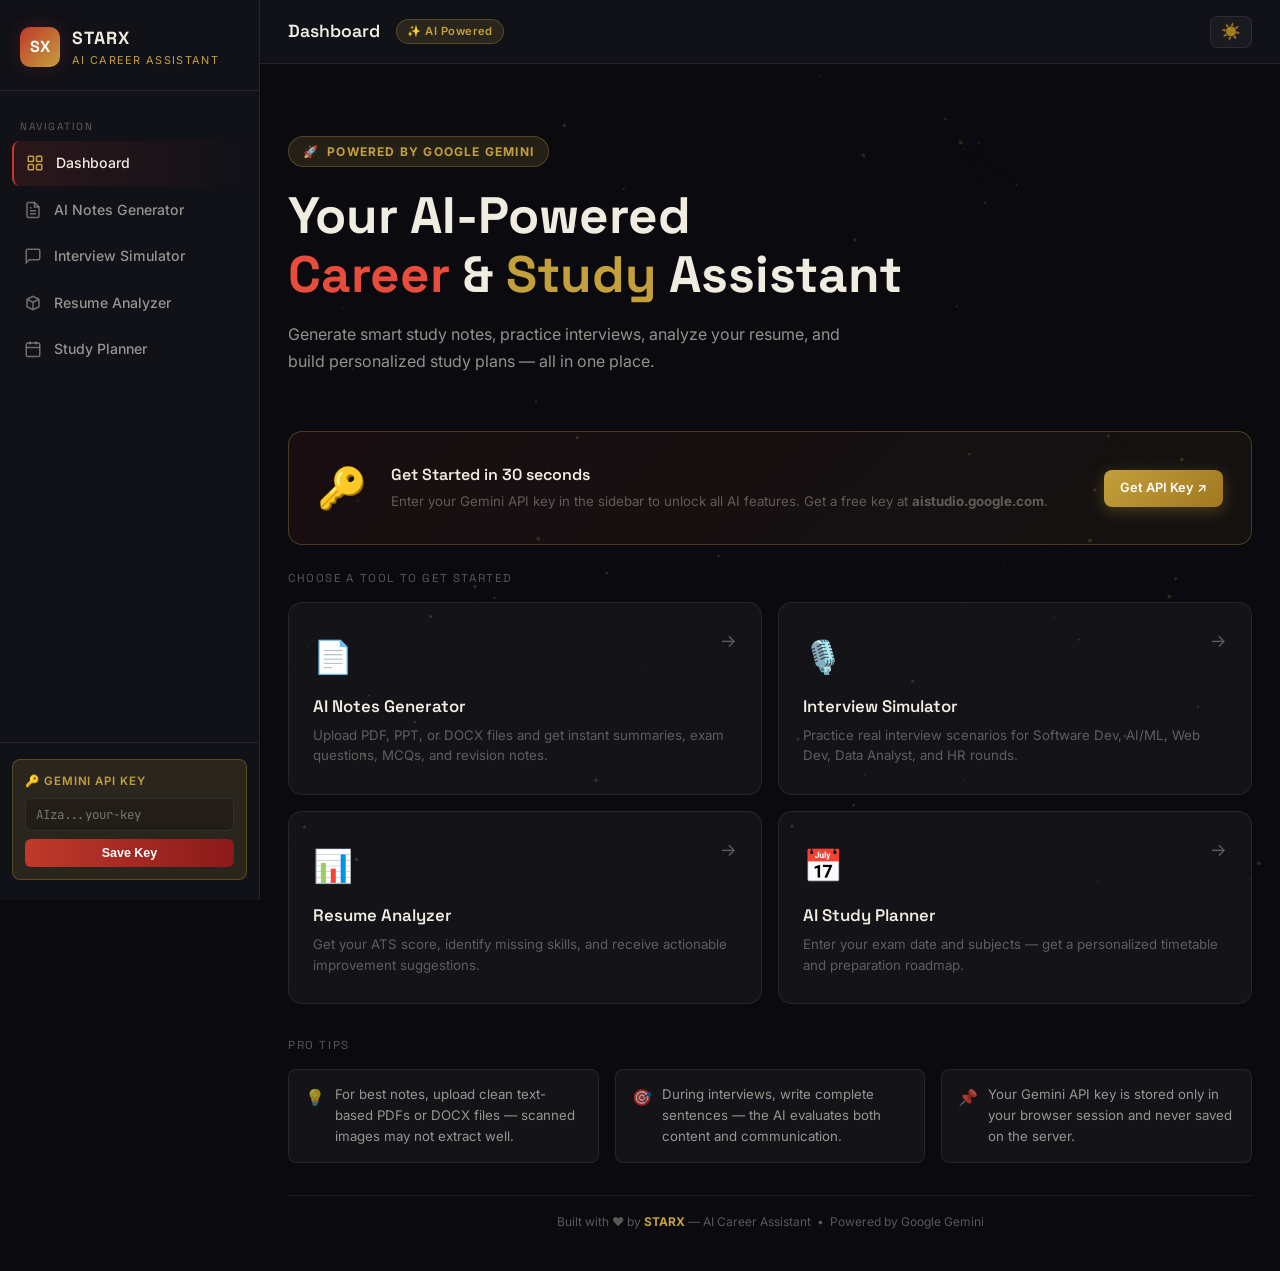
<file: templates/index.html>
<!DOCTYPE html>
<html lang="en" data-theme="dark">
<head>
  <meta charset="UTF-8"/>
  <meta name="viewport" content="width=device-width, initial-scale=1.0"/>
  <title>STARX AI Career Assistant — Dashboard</title>
  <link rel="preconnect" href="https://fonts.googleapis.com"/>
  <link href="https://fonts.googleapis.com/css2?family=Space+Grotesk:wght@400;500;600;700;800&family=Inter:wght@400;500;600&family=JetBrains+Mono:wght@400;500&display=swap" rel="stylesheet"/>
  <link rel="stylesheet" href="/static/main.css"/>
  <style>
    /* Canvas background */
    #starfield {
      position: fixed;
      top: 0; left: 0;
      width: 100%; height: 100%;
      pointer-events: none;
      z-index: 0;
      opacity: 0.35;
    }
    .page-content { position: relative; z-index: 1; }

    .hero-section { padding: 40px 0 24px; }

    .quick-stats-label {
      font-size: 0.72rem;
      letter-spacing: 0.14em;
      text-transform: uppercase;
      color: var(--text-muted);
      font-family: var(--font-display);
      margin-bottom: 14px;
    }

    .features-grid {
      display: grid;
      grid-template-columns: repeat(2, 1fr);
      gap: 16px;
      margin-bottom: 32px;
    }

    @media (max-width: 640px) {
      .features-grid { grid-template-columns: 1fr; }
    }

    .getting-started {
      background: linear-gradient(135deg, rgba(192,57,43,0.08), rgba(196,160,60,0.06));
      border: 1px solid var(--border-accent);
      border-radius: var(--radius);
      padding: 24px 28px;
      display: flex;
      align-items: center;
      gap: 24px;
      margin-bottom: 24px;
    }

    .gs-icon { font-size: 2.5rem; flex-shrink: 0; }

    .gs-body h3 { font-size: 1rem; margin-bottom: 6px; }
    .gs-body p { font-size: 0.83rem; color: var(--text-muted); }

    .gs-actions { margin-left: auto; display: flex; gap: 10px; flex-shrink: 0; }

    @media (max-width: 640px) {
      .getting-started { flex-direction: column; align-items: flex-start; }
      .gs-actions { margin-left: 0; }
    }

    .recent-section { margin-top: 8px; }

    .tip-card {
      background: var(--bg-card);
      border: 1px solid var(--border);
      border-radius: var(--radius-sm);
      padding: 14px 16px;
      font-size: 0.83rem;
      color: var(--text-secondary);
      display: flex;
      gap: 10px;
      align-items: flex-start;
    }

    .tip-icon { font-size: 1rem; flex-shrink: 0; margin-top: 1px; }
  </style>
</head>
<body>
  <canvas id="starfield"></canvas>

  <!-- Loading Overlay -->
  <div class="loading-overlay" id="loadingOverlay">
    <div class="loader-ring"></div>
    <div class="loading-text">Loading...</div>
    <div class="loading-sub">Please wait</div>
  </div>

  <!-- Sidebar Overlay (mobile) -->
  <div class="overlay-bg" id="sidebarOverlay"></div>

  <div class="app-layout">
    <!-- Sidebar -->
    <aside class="sidebar" id="sidebar">
      <div class="sidebar-header">
        <div class="brand">
          <div class="brand-logo">SX</div>
          <div class="brand-text">
            <div class="brand-name">STARX</div>
            <div class="brand-sub">AI Career Assistant</div>
          </div>
        </div>
      </div>

      <nav class="sidebar-nav">
        <div class="nav-section-label">Navigation</div>
        <a class="nav-item active" href="/">
          <svg class="nav-icon" viewBox="0 0 24 24" fill="none" stroke="currentColor" stroke-width="2"><rect x="3" y="3" width="7" height="7" rx="1"/><rect x="14" y="3" width="7" height="7" rx="1"/><rect x="3" y="14" width="7" height="7" rx="1"/><rect x="14" y="14" width="7" height="7" rx="1"/></svg>
          Dashboard
        </a>
        <a class="nav-item" href="/notes">
          <svg class="nav-icon" viewBox="0 0 24 24" fill="none" stroke="currentColor" stroke-width="2"><path d="M14 2H6a2 2 0 0 0-2 2v16a2 2 0 0 0 2 2h12a2 2 0 0 0 2-2V8z"/><polyline points="14 2 14 8 20 8"/><line x1="16" y1="13" x2="8" y2="13"/><line x1="16" y1="17" x2="8" y2="17"/><line x1="10" y1="9" x2="8" y2="9"/></svg>
          AI Notes Generator
        </a>
        <a class="nav-item" href="/interview">
          <svg class="nav-icon" viewBox="0 0 24 24" fill="none" stroke="currentColor" stroke-width="2"><path d="M21 15a2 2 0 0 1-2 2H7l-4 4V5a2 2 0 0 1 2-2h14a2 2 0 0 1 2 2z"/></svg>
          Interview Simulator
        </a>
        <a class="nav-item" href="/resume">
          <svg class="nav-icon" viewBox="0 0 24 24" fill="none" stroke="currentColor" stroke-width="2"><path d="M20 7l-8-4-8 4m16 0l-8 4m8-4v10l-8 4m0-10L4 7m8 4v10M4 7v10l8 4"/></svg>
          Resume Analyzer
        </a>
        <a class="nav-item" href="/planner">
          <svg class="nav-icon" viewBox="0 0 24 24" fill="none" stroke="currentColor" stroke-width="2"><rect x="3" y="4" width="18" height="18" rx="2"/><line x1="16" y1="2" x2="16" y2="6"/><line x1="8" y1="2" x2="8" y2="6"/><line x1="3" y1="10" x2="21" y2="10"/></svg>
          Study Planner
        </a>
      </nav>

      <div class="sidebar-footer">
        <div class="api-key-widget">
          <span class="widget-label">🔑 Gemini API Key</span>
          <input class="api-key-input" type="password" placeholder="AIza...your-key"/>
          <button class="btn-save-key">Save Key</button>
        </div>
      </div>
    </aside>

    <!-- Main Content -->
    <div class="main-content">
      <!-- Topbar -->
      <header class="topbar">
        <div class="topbar-left">
          <button class="hamburger" id="hamburger">☰</button>
          <span class="page-title">Dashboard</span>
          <span class="topbar-badge">✨ AI Powered</span>
        </div>
        <div class="topbar-right">
          <button class="theme-toggle" title="Toggle theme">☀️</button>
        </div>
      </header>

      <!-- Page Body -->
      <div class="page-content">

        <!-- Hero -->
        <div class="hero-section">
          <div class="hero-eyebrow">
            <span>🚀</span> Powered by Google Gemini
          </div>
          <h1 class="hero-title">
            Your AI-Powered<br>
            <span class="accent-red">Career</span> &amp; <span class="accent-gold">Study</span> Assistant
          </h1>
          <p class="hero-subtitle">
            Generate smart study notes, practice interviews, analyze your resume, and build personalized study plans — all in one place.
          </p>
        </div>

        <!-- Getting Started -->
        <div class="getting-started">
          <div class="gs-icon">🔑</div>
          <div class="gs-body">
            <h3>Get Started in 30 seconds</h3>
            <p>Enter your Gemini API key in the sidebar to unlock all AI features. Get a free key at <strong>aistudio.google.com</strong>.</p>
          </div>
          <div class="gs-actions">
            <a href="https://aistudio.google.com/app/apikey" target="_blank" class="btn btn-gold" style="font-size:0.8rem;padding:8px 16px;">Get API Key ↗</a>
          </div>
        </div>

        <!-- Feature Cards -->
        <div class="quick-stats-label">Choose a tool to get started</div>
        <div class="features-grid mb-8">

          <a class="feature-card" href="/notes">
            <span class="feature-card-icon">📄</span>
            <div class="feature-card-arrow">→</div>
            <h3>AI Notes Generator</h3>
            <p>Upload PDF, PPT, or DOCX files and get instant summaries, exam questions, MCQs, and revision notes.</p>
          </a>

          <a class="feature-card" href="/interview">
            <span class="feature-card-icon">🎙️</span>
            <div class="feature-card-arrow">→</div>
            <h3>Interview Simulator</h3>
            <p>Practice real interview scenarios for Software Dev, AI/ML, Web Dev, Data Analyst, and HR rounds.</p>
          </a>

          <a class="feature-card" href="/resume">
            <span class="feature-card-icon">📊</span>
            <div class="feature-card-arrow">→</div>
            <h3>Resume Analyzer</h3>
            <p>Get your ATS score, identify missing skills, and receive actionable improvement suggestions.</p>
          </a>

          <a class="feature-card" href="/planner">
            <span class="feature-card-icon">📅</span>
            <div class="feature-card-arrow">→</div>
            <h3>AI Study Planner</h3>
            <p>Enter your exam date and subjects — get a personalized timetable and preparation roadmap.</p>
          </a>

        </div>

        <!-- Tips -->
        <div class="quick-stats-label">Pro Tips</div>
        <div class="grid-3 mb-8">
          <div class="tip-card">
            <span class="tip-icon">💡</span>
            <span>For best notes, upload clean text-based PDFs or DOCX files — scanned images may not extract well.</span>
          </div>
          <div class="tip-card">
            <span class="tip-icon">🎯</span>
            <span>During interviews, write complete sentences — the AI evaluates both content and communication.</span>
          </div>
          <div class="tip-card">
            <span class="tip-icon">📌</span>
            <span>Your Gemini API key is stored only in your browser session and never saved on the server.</span>
          </div>
        </div>

        <!-- Footer -->
        <div style="text-align:center;padding:16px 0 8px;border-top:1px solid var(--border)">
          <p style="font-size:0.75rem;color:var(--text-muted)">
            Built with ❤️ by <strong style="color:var(--gold)">STARX</strong> — AI Career Assistant &nbsp;•&nbsp; Powered by Google Gemini
          </p>
        </div>

      </div>
    </div>
  </div>

  <div class="toast-container"></div>

  <script src="/static/main.js"></script>
  <script>
    // Starfield canvas
    (function() {
      const canvas = document.getElementById('starfield');
      const ctx = canvas.getContext('2d');
      let W, H, stars = [], lines = [];
      const N = 80;

      function resize() {
        W = canvas.width = window.innerWidth;
        H = canvas.height = window.innerHeight;
      }

      function initStars() {
        stars = Array.from({length: N}, () => ({
          x: Math.random() * W, y: Math.random() * H,
          vx: (Math.random() - 0.5) * 0.3,
          vy: (Math.random() - 0.5) * 0.3,
          r: Math.random() * 1.5 + 0.5
        }));
      }

      function draw() {
        ctx.clearRect(0, 0, W, H);
        // Draw connecting lines
        for (let i = 0; i < stars.length; i++) {
          for (let j = i + 1; j < stars.length; j++) {
            const dx = stars[i].x - stars[j].x;
            const dy = stars[i].y - stars[j].y;
            const d = Math.sqrt(dx*dx + dy*dy);
            if (d < 120) {
              ctx.beginPath();
              ctx.strokeStyle = `rgba(196,160,60,${0.12 * (1 - d/120)})`;
              ctx.lineWidth = 0.5;
              ctx.moveTo(stars[i].x, stars[i].y);
              ctx.lineTo(stars[j].x, stars[j].y);
              ctx.stroke();
            }
          }
        }
        // Draw stars
        stars.forEach(s => {
          ctx.beginPath();
          ctx.arc(s.x, s.y, s.r, 0, Math.PI * 2);
          ctx.fillStyle = 'rgba(196,160,60,0.6)';
          ctx.fill();
          s.x += s.vx; s.y += s.vy;
          if (s.x < 0 || s.x > W) s.vx *= -1;
          if (s.y < 0 || s.y > H) s.vy *= -1;
        });
        requestAnimationFrame(draw);
      }

      resize();
      initStars();
      draw();
      window.addEventListener('resize', () => { resize(); initStars(); });
    })();
  </script>
</body>
</html>
</file>
<file: static/main.css>
/* static/css/main.css — STARX AI Career Assistant */
/* Color system: dark bg + red sweep curves + gold network mesh */

/* ── CSS Variables ─────────────────────────────────────────────────── */
:root {
  --bg-primary: #0a0a0f;
  --bg-secondary: #111118;
  --bg-card: rgba(255,255,255,0.04);
  --bg-card-hover: rgba(255,255,255,0.07);
  --border: rgba(255,255,255,0.08);
  --border-accent: rgba(196,160,60,0.3);

  --gold: #c4a03c;
  --gold-light: #e8c96a;
  --gold-dim: rgba(196,160,60,0.15);
  --red: #c0392b;
  --red-light: #e74c3c;
  --red-dim: rgba(192,57,43,0.15);
  --deep-red: #8b1a1a;

  --text-primary: #f0ece0;
  --text-secondary: rgba(240,236,224,0.6);
  --text-muted: rgba(240,236,224,0.35);

  --sidebar-w: 260px;
  --radius: 14px;
  --radius-sm: 8px;
  --shadow: 0 8px 32px rgba(0,0,0,0.4);
  --shadow-gold: 0 0 20px rgba(196,160,60,0.15);
  --shadow-red: 0 0 20px rgba(192,57,43,0.2);

  --font-display: 'Space Grotesk', 'Segoe UI', sans-serif;
  --font-body: 'Inter', 'Segoe UI', sans-serif;
  --font-mono: 'JetBrains Mono', 'Courier New', monospace;

  --transition: 0.22s cubic-bezier(0.4,0,0.2,1);
}

/* Light Mode Override */
[data-theme="light"] {
  --bg-primary: #f5f3ee;
  --bg-secondary: #ebe8e0;
  --bg-card: rgba(0,0,0,0.04);
  --bg-card-hover: rgba(0,0,0,0.07);
  --border: rgba(0,0,0,0.1);
  --border-accent: rgba(196,160,60,0.4);
  --text-primary: #1a1710;
  --text-secondary: rgba(26,23,16,0.65);
  --text-muted: rgba(26,23,16,0.4);
  --shadow: 0 4px 20px rgba(0,0,0,0.12);
}

/* ── Reset & Base ───────────────────────────────────────────────────── */
*, *::before, *::after { box-sizing: border-box; margin: 0; padding: 0; }

html { scroll-behavior: smooth; }

body {
  font-family: var(--font-body);
  background: var(--bg-primary);
  color: var(--text-primary);
  min-height: 100vh;
  line-height: 1.6;
  overflow-x: hidden;
  transition: background var(--transition), color var(--transition);
}

/* ── Typography ─────────────────────────────────────────────────────── */
h1,h2,h3,h4,h5 { font-family: var(--font-display); font-weight: 600; line-height: 1.25; }
h1 { font-size: clamp(1.8rem, 4vw, 2.8rem); }
h2 { font-size: clamp(1.4rem, 3vw, 2rem); }
h3 { font-size: 1.25rem; }
p { color: var(--text-secondary); }

a { color: var(--gold); text-decoration: none; transition: color var(--transition); }
a:hover { color: var(--gold-light); }

/* ── Scrollbar ──────────────────────────────────────────────────────── */
::-webkit-scrollbar { width: 6px; }
::-webkit-scrollbar-track { background: var(--bg-primary); }
::-webkit-scrollbar-thumb { background: var(--border-accent); border-radius: 3px; }
::-webkit-scrollbar-thumb:hover { background: var(--gold); }

/* ── Layout ─────────────────────────────────────────────────────────── */
.app-layout {
  display: flex;
  min-height: 100vh;
}

/* ── Sidebar ─────────────────────────────────────────────────────────── */
.sidebar {
  width: var(--sidebar-w);
  background: var(--bg-secondary);
  border-right: 1px solid var(--border);
  display: flex;
  flex-direction: column;
  position: fixed;
  top: 0; left: 0;
  height: 100vh;
  z-index: 100;
  transition: transform var(--transition), background var(--transition);
  overflow-y: auto;
}

.sidebar-header {
  padding: 24px 20px 20px;
  border-bottom: 1px solid var(--border);
}

.brand {
  display: flex;
  align-items: center;
  gap: 12px;
}

.brand-logo {
  width: 40px; height: 40px;
  background: linear-gradient(135deg, var(--red), var(--gold));
  border-radius: 10px;
  display: flex; align-items: center; justify-content: center;
  font-family: var(--font-display);
  font-weight: 800; font-size: 16px;
  color: #fff;
  box-shadow: var(--shadow-red);
  flex-shrink: 0;
}

.brand-text .brand-name {
  font-family: var(--font-display);
  font-weight: 700;
  font-size: 1.1rem;
  color: var(--text-primary);
  letter-spacing: 0.05em;
}

.brand-text .brand-sub {
  font-size: 0.68rem;
  color: var(--gold);
  letter-spacing: 0.12em;
  text-transform: uppercase;
}

.sidebar-nav { padding: 16px 12px; flex: 1; }

.nav-section-label {
  font-size: 0.65rem;
  letter-spacing: 0.15em;
  text-transform: uppercase;
  color: var(--text-muted);
  padding: 12px 8px 6px;
  font-family: var(--font-display);
}

.nav-item {
  display: flex;
  align-items: center;
  gap: 12px;
  padding: 11px 12px;
  border-radius: var(--radius-sm);
  color: var(--text-secondary);
  font-size: 0.88rem;
  font-weight: 500;
  cursor: pointer;
  transition: all var(--transition);
  margin-bottom: 2px;
  position: relative;
  text-decoration: none;
}

.nav-item:hover {
  background: var(--bg-card-hover);
  color: var(--text-primary);
}

.nav-item.active {
  background: linear-gradient(90deg, var(--red-dim), transparent);
  color: var(--text-primary);
  border-left: 2px solid var(--red);
}

.nav-item.active .nav-icon { color: var(--gold); }

.nav-icon {
  width: 18px; height: 18px;
  opacity: 0.7;
  flex-shrink: 0;
}

.nav-item.active .nav-icon, .nav-item:hover .nav-icon { opacity: 1; }

.sidebar-footer {
  padding: 16px 12px 20px;
  border-top: 1px solid var(--border);
}

.api-key-widget {
  background: var(--gold-dim);
  border: 1px solid var(--border-accent);
  border-radius: var(--radius-sm);
  padding: 12px;
  font-size: 0.8rem;
}

.api-key-widget .widget-label {
  color: var(--gold);
  font-weight: 600;
  font-size: 0.72rem;
  letter-spacing: 0.08em;
  text-transform: uppercase;
  margin-bottom: 8px;
  display: block;
}

.api-key-input {
  background: rgba(0,0,0,0.2);
  border: 1px solid var(--border);
  border-radius: 6px;
  color: var(--text-primary);
  font-size: 0.78rem;
  padding: 7px 10px;
  width: 100%;
  font-family: var(--font-mono);
  outline: none;
  transition: border-color var(--transition);
}

.api-key-input:focus { border-color: var(--gold); }

.btn-save-key {
  margin-top: 8px;
  width: 100%;
  background: linear-gradient(90deg, var(--red), var(--deep-red));
  border: none;
  border-radius: 6px;
  color: #fff;
  font-size: 0.78rem;
  font-weight: 600;
  padding: 7px 0;
  cursor: pointer;
  transition: opacity var(--transition);
}

.btn-save-key:hover { opacity: 0.85; }

/* ── Main Content ────────────────────────────────────────────────────── */
.main-content {
  margin-left: var(--sidebar-w);
  flex: 1;
  min-height: 100vh;
  display: flex;
  flex-direction: column;
}

/* ── Topbar ──────────────────────────────────────────────────────────── */
.topbar {
  height: 64px;
  background: var(--bg-secondary);
  border-bottom: 1px solid var(--border);
  display: flex;
  align-items: center;
  justify-content: space-between;
  padding: 0 28px;
  position: sticky;
  top: 0;
  z-index: 50;
  backdrop-filter: blur(12px);
}

.topbar-left { display: flex; align-items: center; gap: 16px; }
.topbar-right { display: flex; align-items: center; gap: 12px; }

.page-title {
  font-family: var(--font-display);
  font-size: 1.1rem;
  font-weight: 600;
}

.topbar-badge {
  background: var(--gold-dim);
  border: 1px solid var(--border-accent);
  color: var(--gold);
  font-size: 0.7rem;
  padding: 3px 10px;
  border-radius: 20px;
  font-weight: 600;
  letter-spacing: 0.05em;
}

.theme-toggle {
  background: var(--bg-card);
  border: 1px solid var(--border);
  border-radius: 8px;
  color: var(--text-secondary);
  cursor: pointer;
  padding: 7px 10px;
  font-size: 1rem;
  transition: all var(--transition);
  line-height: 1;
}

.theme-toggle:hover {
  background: var(--bg-card-hover);
  color: var(--gold);
  border-color: var(--border-accent);
}

/* Mobile hamburger */
.hamburger {
  display: none;
  background: none;
  border: none;
  cursor: pointer;
  padding: 8px;
  color: var(--text-primary);
  font-size: 1.4rem;
}

/* ── Page Content Area ───────────────────────────────────────────────── */
.page-content {
  padding: 32px 28px;
  flex: 1;
  max-width: 1200px;
  width: 100%;
}

/* ── Cards ───────────────────────────────────────────────────────────── */
.card {
  background: var(--bg-card);
  border: 1px solid var(--border);
  border-radius: var(--radius);
  padding: 24px;
  transition: all var(--transition);
  backdrop-filter: blur(8px);
}

.card:hover { background: var(--bg-card-hover); border-color: rgba(196,160,60,0.2); }

.card-gold {
  border-color: var(--border-accent);
  background: linear-gradient(135deg, var(--gold-dim), transparent);
}

.card-red {
  border-color: rgba(192,57,43,0.3);
  background: linear-gradient(135deg, var(--red-dim), transparent);
}

/* ── Buttons ─────────────────────────────────────────────────────────── */
.btn {
  display: inline-flex;
  align-items: center;
  gap: 8px;
  padding: 10px 20px;
  border-radius: var(--radius-sm);
  font-family: var(--font-body);
  font-size: 0.88rem;
  font-weight: 600;
  cursor: pointer;
  transition: all var(--transition);
  border: none;
  text-decoration: none;
}

.btn-primary {
  background: linear-gradient(135deg, var(--red), var(--deep-red));
  color: #fff;
  box-shadow: 0 4px 15px rgba(192,57,43,0.3);
}

.btn-primary:hover {
  transform: translateY(-1px);
  box-shadow: 0 6px 20px rgba(192,57,43,0.4);
  color: #fff;
}

.btn-gold {
  background: linear-gradient(135deg, var(--gold), #a07820);
  color: #fff;
  box-shadow: 0 4px 15px rgba(196,160,60,0.3);
}

.btn-gold:hover {
  transform: translateY(-1px);
  box-shadow: 0 6px 20px rgba(196,160,60,0.4);
  color: #fff;
}

.btn-outline {
  background: transparent;
  border: 1px solid var(--border);
  color: var(--text-secondary);
}

.btn-outline:hover {
  border-color: var(--border-accent);
  color: var(--gold);
  background: var(--gold-dim);
}

.btn:disabled {
  opacity: 0.4;
  cursor: not-allowed;
  transform: none !important;
}

/* ── Forms ───────────────────────────────────────────────────────────── */
.form-group { margin-bottom: 18px; }

.form-label {
  display: block;
  font-size: 0.82rem;
  font-weight: 600;
  color: var(--text-secondary);
  margin-bottom: 7px;
  letter-spacing: 0.04em;
  text-transform: uppercase;
  font-family: var(--font-display);
}

.form-input, .form-select, .form-textarea {
  width: 100%;
  background: var(--bg-card);
  border: 1px solid var(--border);
  border-radius: var(--radius-sm);
  color: var(--text-primary);
  font-family: var(--font-body);
  font-size: 0.9rem;
  padding: 11px 14px;
  outline: none;
  transition: border-color var(--transition), box-shadow var(--transition);
}

.form-input:focus, .form-select:focus, .form-textarea:focus {
  border-color: var(--gold);
  box-shadow: 0 0 0 3px rgba(196,160,60,0.1);
}

.form-select option { background: var(--bg-secondary); }
.form-textarea { resize: vertical; min-height: 100px; line-height: 1.6; }

/* ── Upload Zone ─────────────────────────────────────────────────────── */
.upload-zone {
  border: 2px dashed var(--border);
  border-radius: var(--radius);
  padding: 48px 24px;
  text-align: center;
  cursor: pointer;
  transition: all var(--transition);
  position: relative;
  overflow: hidden;
}

.upload-zone::before {
  content: '';
  position: absolute;
  inset: 0;
  background: radial-gradient(ellipse at center, var(--gold-dim), transparent 70%);
  opacity: 0;
  transition: opacity var(--transition);
}

.upload-zone:hover, .upload-zone.drag-over {
  border-color: var(--gold);
  background: var(--gold-dim);
}

.upload-zone:hover::before, .upload-zone.drag-over::before { opacity: 1; }

.upload-icon {
  font-size: 2.5rem;
  margin-bottom: 12px;
  display: block;
  opacity: 0.6;
}

.upload-zone h3 { margin-bottom: 6px; font-size: 1rem; }
.upload-zone p { font-size: 0.83rem; color: var(--text-muted); }

.upload-zone input[type="file"] {
  position: absolute;
  inset: 0;
  opacity: 0;
  cursor: pointer;
  width: 100%;
  height: 100%;
}

/* ── Progress Bar ────────────────────────────────────────────────────── */
.progress-bar-wrap {
  background: var(--bg-card);
  border-radius: 20px;
  height: 8px;
  overflow: hidden;
  border: 1px solid var(--border);
}

.progress-bar-fill {
  height: 100%;
  border-radius: 20px;
  background: linear-gradient(90deg, var(--red), var(--gold));
  transition: width 0.6s ease;
  position: relative;
}

.progress-bar-fill::after {
  content: '';
  position: absolute;
  top: 0; right: 0;
  width: 30%;
  height: 100%;
  background: linear-gradient(90deg, transparent, rgba(255,255,255,0.2));
  animation: shimmer 1.5s infinite;
}

@keyframes shimmer {
  0% { transform: translateX(-200%); }
  100% { transform: translateX(200%); }
}

/* ── Score Rings ─────────────────────────────────────────────────────── */
.score-ring {
  position: relative;
  display: inline-flex;
  align-items: center;
  justify-content: center;
  width: 90px; height: 90px;
}

.score-ring svg { transform: rotate(-90deg); position: absolute; }
.score-ring-value {
  font-family: var(--font-display);
  font-size: 1.3rem;
  font-weight: 700;
  color: var(--text-primary);
  position: relative;
  z-index: 1;
}

/* ── Loading Overlay ─────────────────────────────────────────────────── */
.loading-overlay {
  position: fixed;
  inset: 0;
  background: rgba(10,10,15,0.85);
  backdrop-filter: blur(8px);
  display: flex;
  flex-direction: column;
  align-items: center;
  justify-content: center;
  z-index: 1000;
  opacity: 0;
  pointer-events: none;
  transition: opacity 0.3s;
}

.loading-overlay.active {
  opacity: 1;
  pointer-events: all;
}

.loader-ring {
  width: 60px; height: 60px;
  border: 3px solid var(--border);
  border-top-color: var(--gold);
  border-right-color: var(--red);
  border-radius: 50%;
  animation: spin 0.8s linear infinite;
  margin-bottom: 20px;
}

@keyframes spin { to { transform: rotate(360deg); } }

.loading-text {
  font-family: var(--font-display);
  font-size: 1rem;
  color: var(--text-primary);
  margin-bottom: 6px;
}

.loading-sub { font-size: 0.82rem; color: var(--text-muted); }

/* ── Result Sections ─────────────────────────────────────────────────── */
.result-section {
  animation: fadeUp 0.4s ease both;
}

@keyframes fadeUp {
  from { opacity: 0; transform: translateY(16px); }
  to { opacity: 1; transform: translateY(0); }
}

.section-header {
  display: flex;
  align-items: center;
  gap: 10px;
  margin-bottom: 16px;
  padding-bottom: 12px;
  border-bottom: 1px solid var(--border);
}

.section-icon {
  width: 32px; height: 32px;
  border-radius: 8px;
  display: flex; align-items: center; justify-content: center;
  font-size: 1rem;
  flex-shrink: 0;
}

.section-icon.gold { background: var(--gold-dim); border: 1px solid var(--border-accent); }
.section-icon.red { background: var(--red-dim); border: 1px solid rgba(192,57,43,0.3); }

.section-title {
  font-family: var(--font-display);
  font-size: 0.95rem;
  font-weight: 600;
  color: var(--text-primary);
}

.section-count {
  margin-left: auto;
  background: var(--gold-dim);
  border: 1px solid var(--border-accent);
  color: var(--gold);
  font-size: 0.7rem;
  padding: 2px 8px;
  border-radius: 12px;
  font-weight: 600;
}

/* ── Q&A Items ───────────────────────────────────────────────────────── */
.qa-item {
  background: var(--bg-card);
  border: 1px solid var(--border);
  border-radius: var(--radius-sm);
  padding: 16px;
  margin-bottom: 10px;
  transition: all var(--transition);
}

.qa-item:hover { border-color: var(--border-accent); }

.qa-question {
  font-weight: 600;
  font-size: 0.88rem;
  color: var(--text-primary);
  margin-bottom: 8px;
  display: flex;
  gap: 8px;
  align-items: flex-start;
}

.qa-q-badge {
  background: var(--red-dim);
  border: 1px solid rgba(192,57,43,0.3);
  color: var(--red-light);
  font-size: 0.65rem;
  padding: 2px 7px;
  border-radius: 10px;
  font-weight: 700;
  flex-shrink: 0;
  margin-top: 1px;
}

.qa-answer {
  font-size: 0.84rem;
  color: var(--text-secondary);
  line-height: 1.65;
  padding-left: 4px;
}

/* ── MCQ Items ───────────────────────────────────────────────────────── */
.mcq-item {
  background: var(--bg-card);
  border: 1px solid var(--border);
  border-radius: var(--radius-sm);
  padding: 16px;
  margin-bottom: 10px;
}

.mcq-question { font-weight: 600; font-size: 0.88rem; margin-bottom: 10px; }

.mcq-options { display: grid; grid-template-columns: 1fr 1fr; gap: 6px; }

.mcq-option {
  padding: 7px 12px;
  border-radius: 6px;
  font-size: 0.82rem;
  background: var(--bg-secondary);
  border: 1px solid var(--border);
  color: var(--text-secondary);
  transition: all var(--transition);
}

.mcq-option.correct {
  background: rgba(39,174,96,0.1);
  border-color: rgba(39,174,96,0.4);
  color: #2ecc71;
  font-weight: 600;
}

/* ── Tags / Pills ────────────────────────────────────────────────────── */
.tags-wrap { display: flex; flex-wrap: wrap; gap: 8px; }

.tag {
  background: var(--gold-dim);
  border: 1px solid var(--border-accent);
  color: var(--gold-light);
  padding: 5px 12px;
  border-radius: 20px;
  font-size: 0.78rem;
  font-weight: 500;
}

.tag-red {
  background: var(--red-dim);
  border-color: rgba(192,57,43,0.3);
  color: var(--red-light);
}

/* ── Interview Chat ──────────────────────────────────────────────────── */
.interview-chat {
  display: flex;
  flex-direction: column;
  gap: 16px;
  max-height: 460px;
  overflow-y: auto;
  padding: 4px 0;
}

.chat-bubble {
  max-width: 80%;
  padding: 14px 18px;
  border-radius: 16px;
  font-size: 0.88rem;
  line-height: 1.6;
  animation: fadeUp 0.3s ease both;
}

.chat-bubble.ai {
  background: linear-gradient(135deg, rgba(192,57,43,0.15), rgba(139,26,26,0.1));
  border: 1px solid rgba(192,57,43,0.25);
  border-bottom-left-radius: 4px;
  align-self: flex-start;
  color: var(--text-primary);
}

.chat-bubble.user {
  background: linear-gradient(135deg, var(--gold-dim), transparent);
  border: 1px solid var(--border-accent);
  border-bottom-right-radius: 4px;
  align-self: flex-end;
  color: var(--text-primary);
}

.chat-label {
  font-size: 0.7rem;
  font-weight: 700;
  letter-spacing: 0.08em;
  text-transform: uppercase;
  margin-bottom: 6px;
  opacity: 0.6;
}

.interview-score-bar {
  display: flex;
  align-items: center;
  gap: 12px;
  padding: 10px 14px;
  background: var(--bg-card);
  border: 1px solid var(--border);
  border-radius: var(--radius-sm);
  font-size: 0.82rem;
}

.score-label { color: var(--text-muted); min-width: 130px; }
.score-value { color: var(--gold); font-weight: 700; min-width: 40px; text-align: right; }

/* ── Dashboard Stats ─────────────────────────────────────────────────── */
.stat-card {
  background: var(--bg-card);
  border: 1px solid var(--border);
  border-radius: var(--radius);
  padding: 22px 20px;
  display: flex;
  align-items: center;
  gap: 16px;
  transition: all var(--transition);
}

.stat-card:hover {
  border-color: var(--border-accent);
  transform: translateY(-2px);
  box-shadow: var(--shadow-gold);
}

.stat-icon-wrap {
  width: 48px; height: 48px;
  border-radius: 12px;
  display: flex; align-items: center; justify-content: center;
  font-size: 1.4rem;
  flex-shrink: 0;
}

.stat-icon-wrap.gold { background: var(--gold-dim); border: 1px solid var(--border-accent); }
.stat-icon-wrap.red { background: var(--red-dim); border: 1px solid rgba(192,57,43,0.3); }
.stat-icon-wrap.blue { background: rgba(52,152,219,0.12); border: 1px solid rgba(52,152,219,0.25); }
.stat-icon-wrap.green { background: rgba(39,174,96,0.12); border: 1px solid rgba(39,174,96,0.25); }

.stat-value {
  font-family: var(--font-display);
  font-size: 1.7rem;
  font-weight: 700;
  color: var(--text-primary);
  line-height: 1;
}

.stat-label { font-size: 0.8rem; color: var(--text-muted); margin-top: 3px; }

/* ── Feature Cards (Homepage) ────────────────────────────────────────── */
.feature-card {
  background: var(--bg-card);
  border: 1px solid var(--border);
  border-radius: var(--radius);
  padding: 28px 24px;
  cursor: pointer;
  transition: all var(--transition);
  text-decoration: none;
  display: block;
  position: relative;
  overflow: hidden;
}

.feature-card::before {
  content: '';
  position: absolute;
  top: 0; left: 0;
  width: 3px;
  height: 100%;
  background: linear-gradient(180deg, var(--red), var(--gold));
  opacity: 0;
  transition: opacity var(--transition);
}

.feature-card:hover {
  transform: translateY(-4px);
  border-color: var(--border-accent);
  box-shadow: var(--shadow-gold);
}

.feature-card:hover::before { opacity: 1; }

.feature-card-icon {
  font-size: 2rem;
  margin-bottom: 14px;
  display: block;
}

.feature-card h3 {
  font-size: 1.05rem;
  margin-bottom: 8px;
  color: var(--text-primary);
}

.feature-card p {
  font-size: 0.83rem;
  color: var(--text-muted);
  line-height: 1.55;
}

.feature-card-arrow {
  position: absolute;
  top: 24px; right: 24px;
  color: var(--text-muted);
  font-size: 1.1rem;
  transition: all var(--transition);
}

.feature-card:hover .feature-card-arrow {
  color: var(--gold);
  transform: translateX(3px);
}

/* ── Toast Notification ──────────────────────────────────────────────── */
.toast-container {
  position: fixed;
  top: 20px;
  right: 20px;
  z-index: 2000;
  display: flex;
  flex-direction: column;
  gap: 8px;
}

.toast {
  background: var(--bg-secondary);
  border: 1px solid var(--border);
  border-radius: var(--radius-sm);
  padding: 12px 18px;
  font-size: 0.85rem;
  color: var(--text-primary);
  box-shadow: var(--shadow);
  display: flex;
  align-items: center;
  gap: 10px;
  animation: slideIn 0.3s ease;
  max-width: 320px;
}

.toast.success { border-left: 3px solid #2ecc71; }
.toast.error { border-left: 3px solid var(--red-light); }
.toast.info { border-left: 3px solid var(--gold); }

@keyframes slideIn {
  from { transform: translateX(100%); opacity: 0; }
  to { transform: translateX(0); opacity: 1; }
}

/* ── Chips / Role Selector ───────────────────────────────────────────── */
.role-grid {
  display: grid;
  grid-template-columns: repeat(auto-fill, minmax(170px, 1fr));
  gap: 10px;
}

.role-chip {
  background: var(--bg-card);
  border: 1px solid var(--border);
  border-radius: var(--radius-sm);
  padding: 14px 16px;
  cursor: pointer;
  transition: all var(--transition);
  text-align: center;
}

.role-chip:hover {
  border-color: var(--border-accent);
  background: var(--gold-dim);
}

.role-chip.selected {
  background: linear-gradient(135deg, var(--red-dim), var(--gold-dim));
  border-color: var(--gold);
  box-shadow: var(--shadow-gold);
}

.role-chip-icon { font-size: 1.5rem; margin-bottom: 6px; display: block; }
.role-chip-label { font-size: 0.82rem; font-weight: 600; color: var(--text-primary); }

/* ── Timetable ───────────────────────────────────────────────────────── */
.timetable-grid {
  display: grid;
  grid-template-columns: 100px repeat(7, 1fr);
  gap: 4px;
  font-size: 0.78rem;
}

.tt-header {
  background: var(--gold-dim);
  border: 1px solid var(--border-accent);
  color: var(--gold);
  font-weight: 700;
  padding: 8px 6px;
  border-radius: 6px;
  text-align: center;
}

.tt-cell {
  background: var(--bg-card);
  border: 1px solid var(--border);
  border-radius: 6px;
  padding: 8px 6px;
  text-align: center;
  color: var(--text-secondary);
}

.tt-cell.filled {
  background: var(--red-dim);
  border-color: rgba(192,57,43,0.3);
  color: var(--text-primary);
  font-weight: 500;
}

/* ── Responsive ──────────────────────────────────────────────────────── */
@media (max-width: 768px) {
  :root { --sidebar-w: 0px; }

  .sidebar {
    transform: translateX(-260px);
    width: 260px;
  }

  .sidebar.open {
    transform: translateX(0);
    box-shadow: 4px 0 40px rgba(0,0,0,0.5);
  }

  .main-content { margin-left: 0; }
  .page-content { padding: 20px 16px; }

  .hamburger { display: block; }

  .mcq-options { grid-template-columns: 1fr; }

  .role-grid { grid-template-columns: repeat(2, 1fr); }

  .timetable-grid { grid-template-columns: 70px repeat(7, 1fr); }

  .chat-bubble { max-width: 95%; }
}

@media (max-width: 480px) {
  .stat-grid { grid-template-columns: 1fr 1fr; }
  .role-grid { grid-template-columns: 1fr 1fr; }
}

/* ── Utility classes ─────────────────────────────────────────────────── */
.grid-2 { display: grid; grid-template-columns: repeat(2, 1fr); gap: 16px; }
.grid-3 { display: grid; grid-template-columns: repeat(3, 1fr); gap: 16px; }
.grid-4 { display: grid; grid-template-columns: repeat(4, 1fr); gap: 16px; }
.stat-grid { display: grid; grid-template-columns: repeat(4, 1fr); gap: 16px; }

@media (max-width: 1024px) {
  .grid-4, .stat-grid { grid-template-columns: repeat(2, 1fr); }
  .grid-3 { grid-template-columns: repeat(2, 1fr); }
}

@media (max-width: 640px) {
  .grid-2, .grid-3, .grid-4 { grid-template-columns: 1fr; }
  .stat-grid { grid-template-columns: 1fr 1fr; }
}

.mb-4 { margin-bottom: 16px; }
.mb-6 { margin-bottom: 24px; }
.mb-8 { margin-bottom: 32px; }
.mt-4 { margin-top: 16px; }
.mt-6 { margin-top: 24px; }
.gap-4 { gap: 16px; }
.flex { display: flex; }
.flex-col { flex-direction: column; }
.items-center { align-items: center; }
.justify-between { justify-content: space-between; }
.text-gold { color: var(--gold); }
.text-red { color: var(--red-light); }
.text-muted { color: var(--text-muted); }
.text-sm { font-size: 0.83rem; }
.text-xs { font-size: 0.74rem; }
.font-display { font-family: var(--font-display); }
.hidden { display: none !important; }
.overlay-bg {
  position: fixed;
  inset: 0;
  background: rgba(0,0,0,0.4);
  z-index: 90;
  display: none;
}
.overlay-bg.active { display: block; }

/* ── Hero Section (Index) ────────────────────────────────────────────── */
.hero-section {
  padding: 48px 0 32px;
  position: relative;
}

.hero-eyebrow {
  display: inline-flex;
  align-items: center;
  gap: 8px;
  background: var(--gold-dim);
  border: 1px solid var(--border-accent);
  color: var(--gold);
  font-size: 0.75rem;
  font-weight: 700;
  letter-spacing: 0.1em;
  text-transform: uppercase;
  padding: 5px 14px;
  border-radius: 20px;
  margin-bottom: 20px;
}

.hero-title {
  font-family: var(--font-display);
  font-size: clamp(2rem, 5vw, 3.2rem);
  font-weight: 700;
  line-height: 1.15;
  margin-bottom: 16px;
}

.hero-title .accent-red { color: var(--red-light); }
.hero-title .accent-gold { color: var(--gold); }

.hero-subtitle {
  font-size: 1rem;
  color: var(--text-secondary);
  max-width: 560px;
  margin-bottom: 32px;
  line-height: 1.7;
}
</file>
